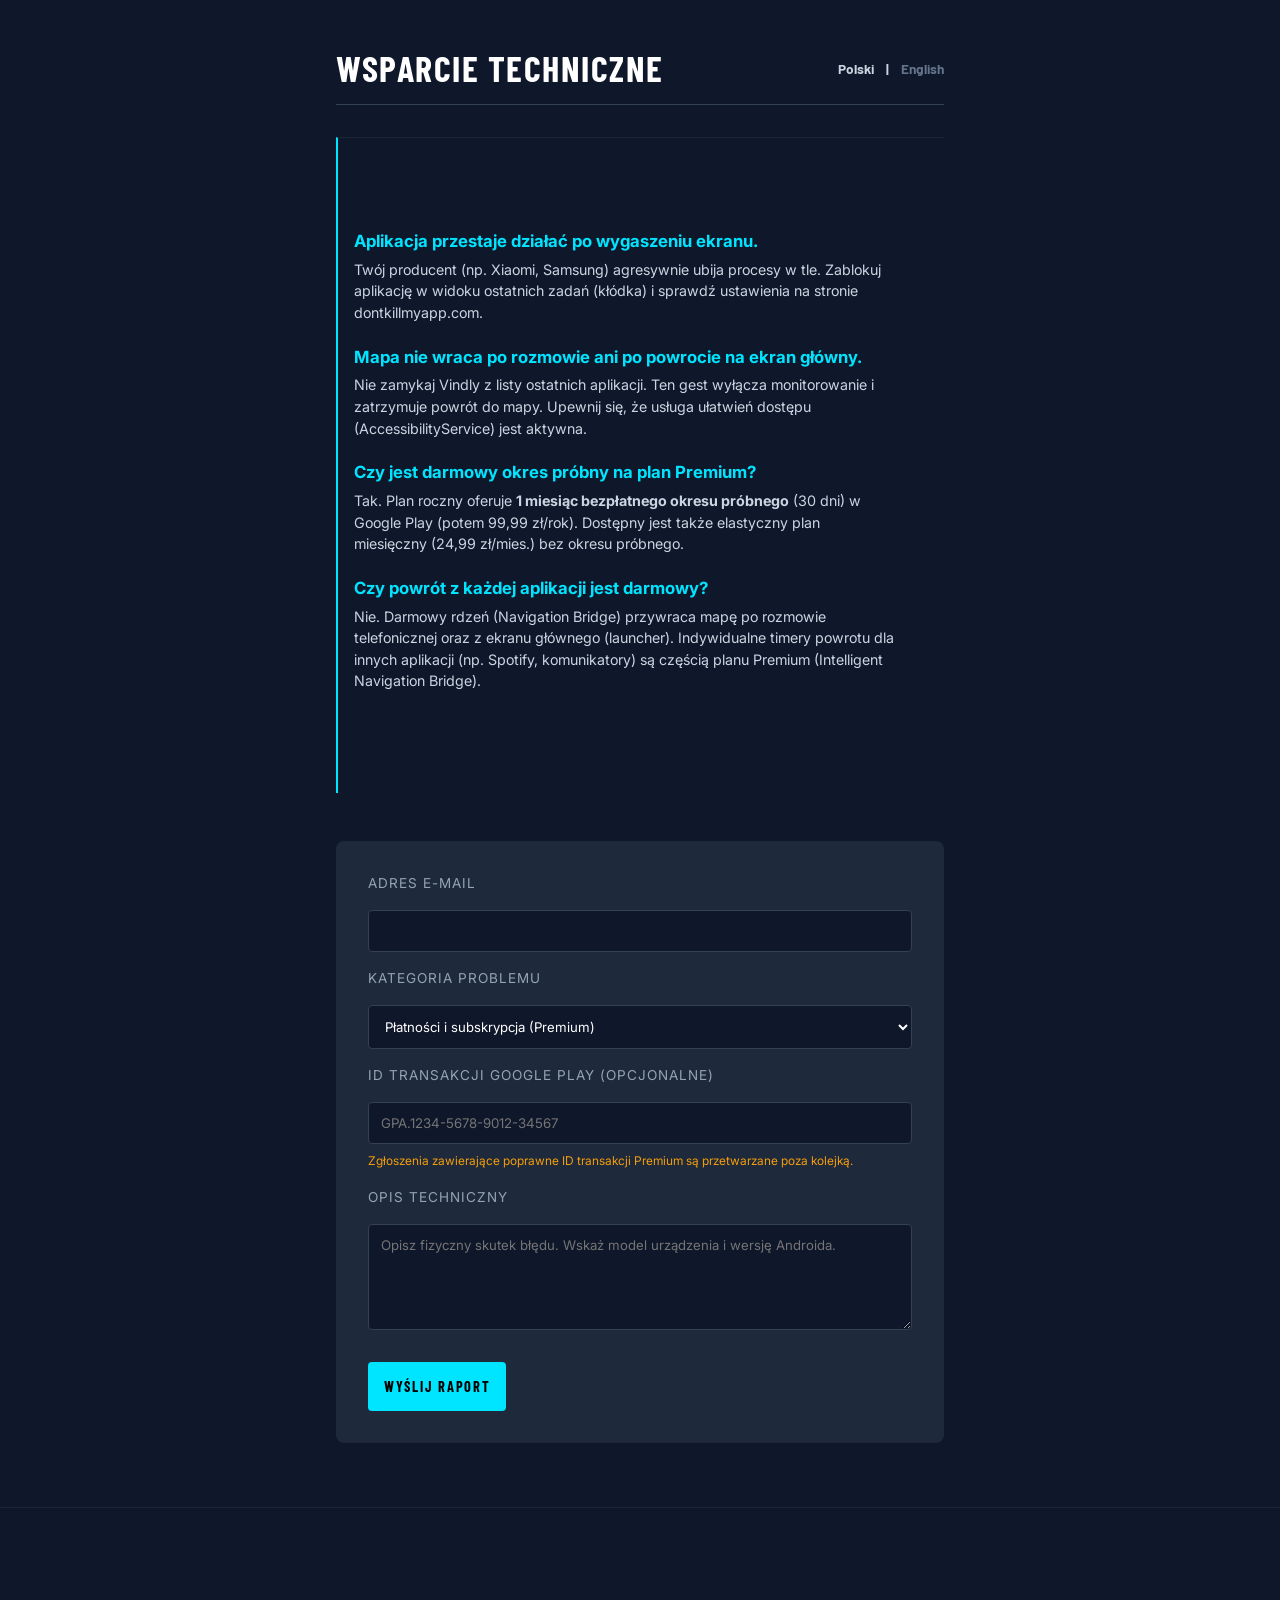
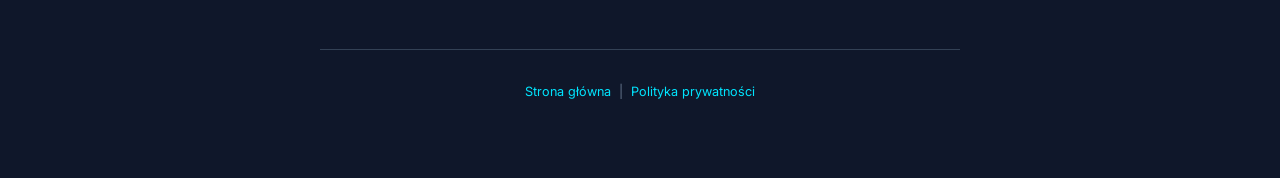
<file: support/index.html>
<!DOCTYPE html>
<html lang="pl">
<head>
    <meta charset="UTF-8">
    <meta name="viewport" content="width=device-width, initial-scale=1.0">
    <meta name="description" content="Wsparcie techniczne Vindly. Pomoc z instalacją, powrotem do mapy, Ghost UI, Adaptive Horizon i planem Free/Premium.">
    <meta name="robots" content="max-snippet:-1, max-image-preview:large, max-video-preview:-1">
    <title>Wsparcie techniczne | Vindly</title>
    <link rel="canonical" href="https://vindly.app/support/">
    <link rel="alternate" hreflang="pl" href="https://vindly.app/support/">
    <link rel="alternate" hreflang="en" href="https://vindly.app/en/support/">
    <link rel="alternate" hreflang="x-default" href="https://vindly.app/support/">
    <link rel="stylesheet" href="../landing.css?v=8">
    <style>
        .support-container { max-width: 640px; margin: 3rem auto 4rem; padding: 0 1rem; color: #CBD5E1; }
        .support-header { display: flex; justify-content: space-between; align-items: center; margin-bottom: 2rem; border-bottom: 1px solid #334155; padding-bottom: 1rem; }
        .support-header h1 { color: #FFFFFF; margin: 0; font-family: 'Barlow Condensed', sans-serif; text-transform: uppercase; letter-spacing: 1.5px; }
        .support-lang-nav { display: flex; gap: 0.75rem; font-size: 0.85rem; font-family: 'Barlow', sans-serif; font-weight: 600; }
        .support-lang-nav a { color: #64748B; text-decoration: none; }
        .support-lang-nav a:hover, .support-lang-nav a.active { color: #00E5FF; }
        .faq-section { margin-bottom: 3rem; border-left: 2px solid #00E5FF; padding-left: 1rem; }
        .faq-item { margin-bottom: 1.5rem; }
        .faq-item h3 { color: #00E5FF; font-size: 1.05rem; margin-bottom: 0.5rem; text-transform: none; letter-spacing: 0; font-family: 'Inter', sans-serif; font-weight: 600; }
        .faq-item p { font-size: 0.9rem; line-height: 1.5; margin: 0; }
        .support-form { display: flex; flex-direction: column; gap: 1rem; background: #1E293B; padding: 2rem; border-radius: 8px; }
        .support-form.is-sent { display: none; }
        .support-form label { font-size: 0.85rem; color: #94A3B8; text-transform: uppercase; letter-spacing: 1px; }
        .support-form input, .support-form select, .support-form textarea {
            background: #0F172A; border: 1px solid #334155; color: #FFFFFF;
            padding: 0.75rem; border-radius: 4px; font-family: inherit;
        }
        .support-form input:focus, .support-form select:focus, .support-form textarea:focus { outline: none; border-color: #00E5FF; }
        .priority-note { font-size: 0.75rem; color: #F59E0B; margin-top: -0.5rem; }
        #status-message { display: none; padding: 2rem; background: #1E293B; border-radius: 8px; color: #00E5FF; text-align: center; font-weight: bold; }
        #status-message.is-visible { display: block; }
    </style>
</head>
<body>

<main class="support-container">
    <div class="support-header">
        <h1>Wsparcie techniczne</h1>
        <nav class="support-lang-nav" aria-label="Wybierz język">
            <span class="active">Polski</span>
            <span>|</span>
            <a href="/en/support/" hreflang="en">English</a>
        </nav>
    </div>

    <section class="faq-section">
        <div class="faq-item">
            <h3>Aplikacja przestaje działać po wygaszeniu ekranu.</h3>
            <p>Twój producent (np. Xiaomi, Samsung) agresywnie ubija procesy w tle. Zablokuj aplikację w widoku ostatnich zadań (kłódka) i sprawdź ustawienia na stronie dontkillmyapp.com.</p>
        </div>
        <div class="faq-item">
            <h3>Mapa nie wraca po rozmowie ani po powrocie na ekran główny.</h3>
            <p>Nie zamykaj Vindly z listy ostatnich aplikacji. Ten gest wyłącza monitorowanie i zatrzymuje powrót do mapy. Upewnij się, że usługa ułatwień dostępu (AccessibilityService) jest aktywna.</p>
        </div>
        <div class="faq-item">
            <h3>Czy jest darmowy okres próbny na plan Premium?</h3>
            <p>Tak. Plan roczny oferuje <strong>1 miesiąc bezpłatnego okresu próbnego</strong> (30 dni) w Google Play (potem 99,99 zł/rok). Dostępny jest także elastyczny plan miesięczny (24,99 zł/mies.) bez okresu próbnego.</p>
        </div>
        <div class="faq-item">
            <h3>Czy powrót z każdej aplikacji jest darmowy?</h3>
            <p>Nie. Darmowy rdzeń (Navigation Bridge) przywraca mapę po rozmowie telefonicznej oraz z ekranu głównego (launcher). Indywidualne timery powrotu dla innych aplikacji (np. Spotify, komunikatory) są częścią planu Premium (Intelligent Navigation Bridge).</p>
        </div>
    </section>

    <form id="support-form" class="support-form" action="https://formspree.io/f/xjglqnol" method="POST">
        <label for="email">Adres e-mail</label>
        <input type="email" id="email" name="email" required autocomplete="email">

        <label for="topic">Kategoria problemu</label>
        <select id="topic" name="topic" required>
            <option value="billing">Płatności i subskrypcja (Premium)</option>
            <option value="bug">Zgłoszenie błędu działania</option>
            <option value="a11y">Problemy z usługą ułatwień dostępu</option>
            <option value="other">Inne</option>
        </select>

        <label for="gpa">ID transakcji Google Play (opcjonalne)</label>
        <input type="text" id="gpa" name="gpa" placeholder="GPA.1234-5678-9012-34567" autocomplete="off" spellcheck="false">
        <span class="priority-note">Zgłoszenia zawierające poprawne ID transakcji Premium są przetwarzane poza kolejką.</span>

        <label for="message">Opis techniczny</label>
        <textarea id="message" name="message" rows="5" required placeholder="Opisz fizyczny skutek błędu. Wskaż model urządzenia i wersję Androida."></textarea>

        <input type="text" name="_gotcha" tabindex="-1" autocomplete="off" class="sr-only" aria-hidden="true">

        <button type="submit" id="submit-btn" style="background:#00E5FF; color:#000; font-weight:bold; border:none; padding:1rem; cursor:pointer; margin-top:1rem; text-transform:uppercase;">Wyślij raport</button>
    </form>

    <div id="status-message">Zgłoszenie: Przyjęte.</div>
</main>

<footer>
    <div class="footer-rule" style="text-align: center; margin-top: 4rem; padding-top: 2rem; border-top: 1px solid #334155;">
        <a href="/pl/" class="link-cyan">Strona główna</a>
        &nbsp;|&nbsp;
        <a href="/privacy-policy.html" class="link-cyan">Polityka prywatności</a>
    </div>
</footer>

<script src="support.js"></script>
</body>
</html>
</file>
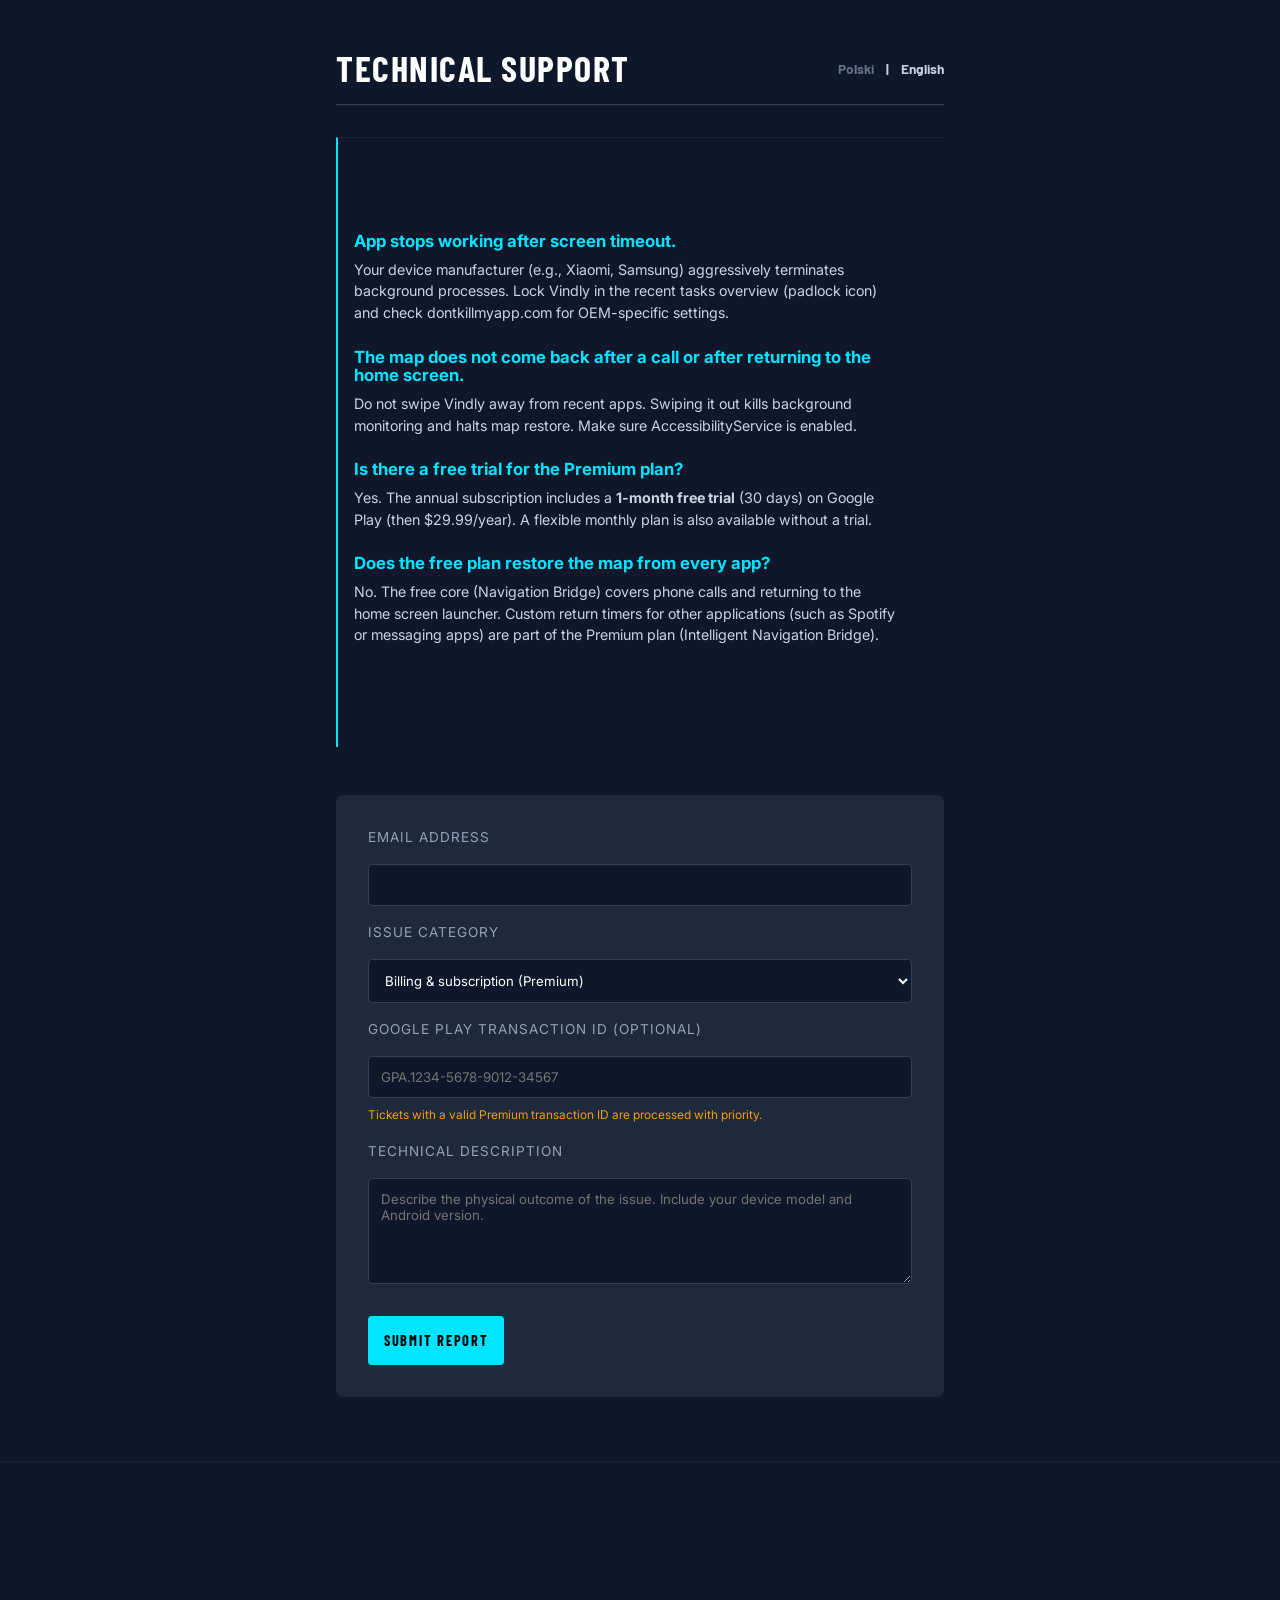
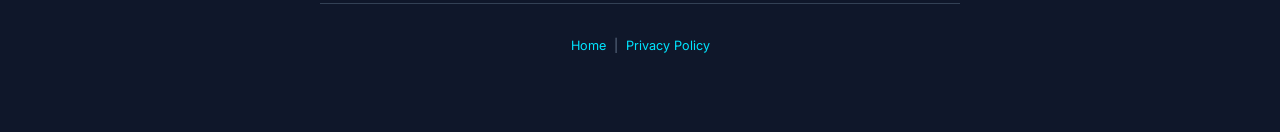
<file: en/support/index.html>
<!DOCTYPE html>
<html lang="en">
<head>
    <meta charset="UTF-8">
    <meta name="viewport" content="width=device-width, initial-scale=1.0">
    <meta name="description" content="Vindly technical support. Help with setup, navigation restore, Ghost UI, Adaptive Horizon, and Free vs Premium plans.">
    <meta name="robots" content="max-snippet:-1, max-image-preview:large, max-video-preview:-1">
    <title>Technical Support | Vindly</title>
    <link rel="canonical" href="https://vindly.app/en/support/">
    <link rel="alternate" hreflang="pl" href="https://vindly.app/support/">
    <link rel="alternate" hreflang="en" href="https://vindly.app/en/support/">
    <link rel="alternate" hreflang="x-default" href="https://vindly.app/support/">
    <link rel="stylesheet" href="../../landing.css?v=8">
    <style>
        .support-container { max-width: 640px; margin: 3rem auto 4rem; padding: 0 1rem; color: #CBD5E1; }
        .support-header { display: flex; justify-content: space-between; align-items: center; margin-bottom: 2rem; border-bottom: 1px solid #334155; padding-bottom: 1rem; }
        .support-header h1 { color: #FFFFFF; margin: 0; font-family: 'Barlow Condensed', sans-serif; text-transform: uppercase; letter-spacing: 1.5px; }
        .support-lang-nav { display: flex; gap: 0.75rem; font-size: 0.85rem; font-family: 'Barlow', sans-serif; font-weight: 600; }
        .support-lang-nav a { color: #64748B; text-decoration: none; }
        .support-lang-nav a:hover, .support-lang-nav a.active { color: #00E5FF; }
        .faq-section { margin-bottom: 3rem; border-left: 2px solid #00E5FF; padding-left: 1rem; }
        .faq-item { margin-bottom: 1.5rem; }
        .faq-item h3 { color: #00E5FF; font-size: 1.05rem; margin-bottom: 0.5rem; text-transform: none; letter-spacing: 0; font-family: 'Inter', sans-serif; font-weight: 600; }
        .faq-item p { font-size: 0.9rem; line-height: 1.5; margin: 0; }
        .support-form { display: flex; flex-direction: column; gap: 1rem; background: #1E293B; padding: 2rem; border-radius: 8px; }
        .support-form.is-sent { display: none; }
        .support-form label { font-size: 0.85rem; color: #94A3B8; text-transform: uppercase; letter-spacing: 1px; }
        .support-form input, .support-form select, .support-form textarea {
            background: #0F172A; border: 1px solid #334155; color: #FFFFFF;
            padding: 0.75rem; border-radius: 4px; font-family: inherit;
        }
        .support-form input:focus, .support-form select:focus, .support-form textarea:focus { outline: none; border-color: #00E5FF; }
        .priority-note { font-size: 0.75rem; color: #F59E0B; margin-top: -0.5rem; }
        #status-message { display: none; padding: 2rem; background: #1E293B; border-radius: 8px; color: #00E5FF; text-align: center; font-weight: bold; }
        #status-message.is-visible { display: block; }
    </style>
</head>
<body>

<main class="support-container">
    <div class="support-header">
        <h1>Technical Support</h1>
        <nav class="support-lang-nav" aria-label="Select language">
            <a href="/support/" hreflang="pl">Polski</a>
            <span>|</span>
            <span class="active">English</span>
        </nav>
    </div>

    <section class="faq-section">
        <div class="faq-item">
            <h3>App stops working after screen timeout.</h3>
            <p>Your device manufacturer (e.g., Xiaomi, Samsung) aggressively terminates background processes. Lock Vindly in the recent tasks overview (padlock icon) and check dontkillmyapp.com for OEM-specific settings.</p>
        </div>
        <div class="faq-item">
            <h3>The map does not come back after a call or after returning to the home screen.</h3>
            <p>Do not swipe Vindly away from recent apps. Swiping it out kills background monitoring and halts map restore. Make sure AccessibilityService is enabled.</p>
        </div>
        <div class="faq-item">
            <h3>Is there a free trial for the Premium plan?</h3>
            <p>Yes. The annual subscription includes a <strong>1-month free trial</strong> (30 days) on Google Play (then $29.99/year). A flexible monthly plan is also available without a trial.</p>
        </div>
        <div class="faq-item">
            <h3>Does the free plan restore the map from every app?</h3>
            <p>No. The free core (Navigation Bridge) covers phone calls and returning to the home screen launcher. Custom return timers for other applications (such as Spotify or messaging apps) are part of the Premium plan (Intelligent Navigation Bridge).</p>
        </div>
    </section>

    <form id="support-form" class="support-form" action="https://formspree.io/f/xjglqnol" method="POST">
        <label for="email">Email address</label>
        <input type="email" id="email" name="email" required autocomplete="email">

        <label for="topic">Issue category</label>
        <select id="topic" name="topic" required>
            <option value="billing">Billing &amp; subscription (Premium)</option>
            <option value="bug">Bug report</option>
            <option value="a11y">Accessibility service issues</option>
            <option value="other">Other</option>
        </select>

        <label for="gpa">Google Play Transaction ID (Optional)</label>
        <input type="text" id="gpa" name="gpa" placeholder="GPA.1234-5678-9012-34567" autocomplete="off" spellcheck="false">
        <span class="priority-note">Tickets with a valid Premium transaction ID are processed with priority.</span>

        <label for="message">Technical description</label>
        <textarea id="message" name="message" rows="5" required placeholder="Describe the physical outcome of the issue. Include your device model and Android version."></textarea>

        <input type="text" name="_gotcha" tabindex="-1" autocomplete="off" class="sr-only" aria-hidden="true">

        <button type="submit" id="submit-btn" style="background:#00E5FF; color:#000; font-weight:bold; border:none; padding:1rem; cursor:pointer; margin-top:1rem; text-transform:uppercase;">Submit report</button>
    </form>

    <div id="status-message">Report: Accepted.</div>
</main>

<footer>
    <div class="footer-rule" style="text-align: center; margin-top: 4rem; padding-top: 2rem; border-top: 1px solid #334155;">
        <a href="/en/" class="link-cyan">Home</a>
        &nbsp;|&nbsp;
        <a href="/privacy-policy.html" class="link-cyan">Privacy Policy</a>
    </div>
</footer>

<script src="support.js"></script>
</body>
</html>
</file>
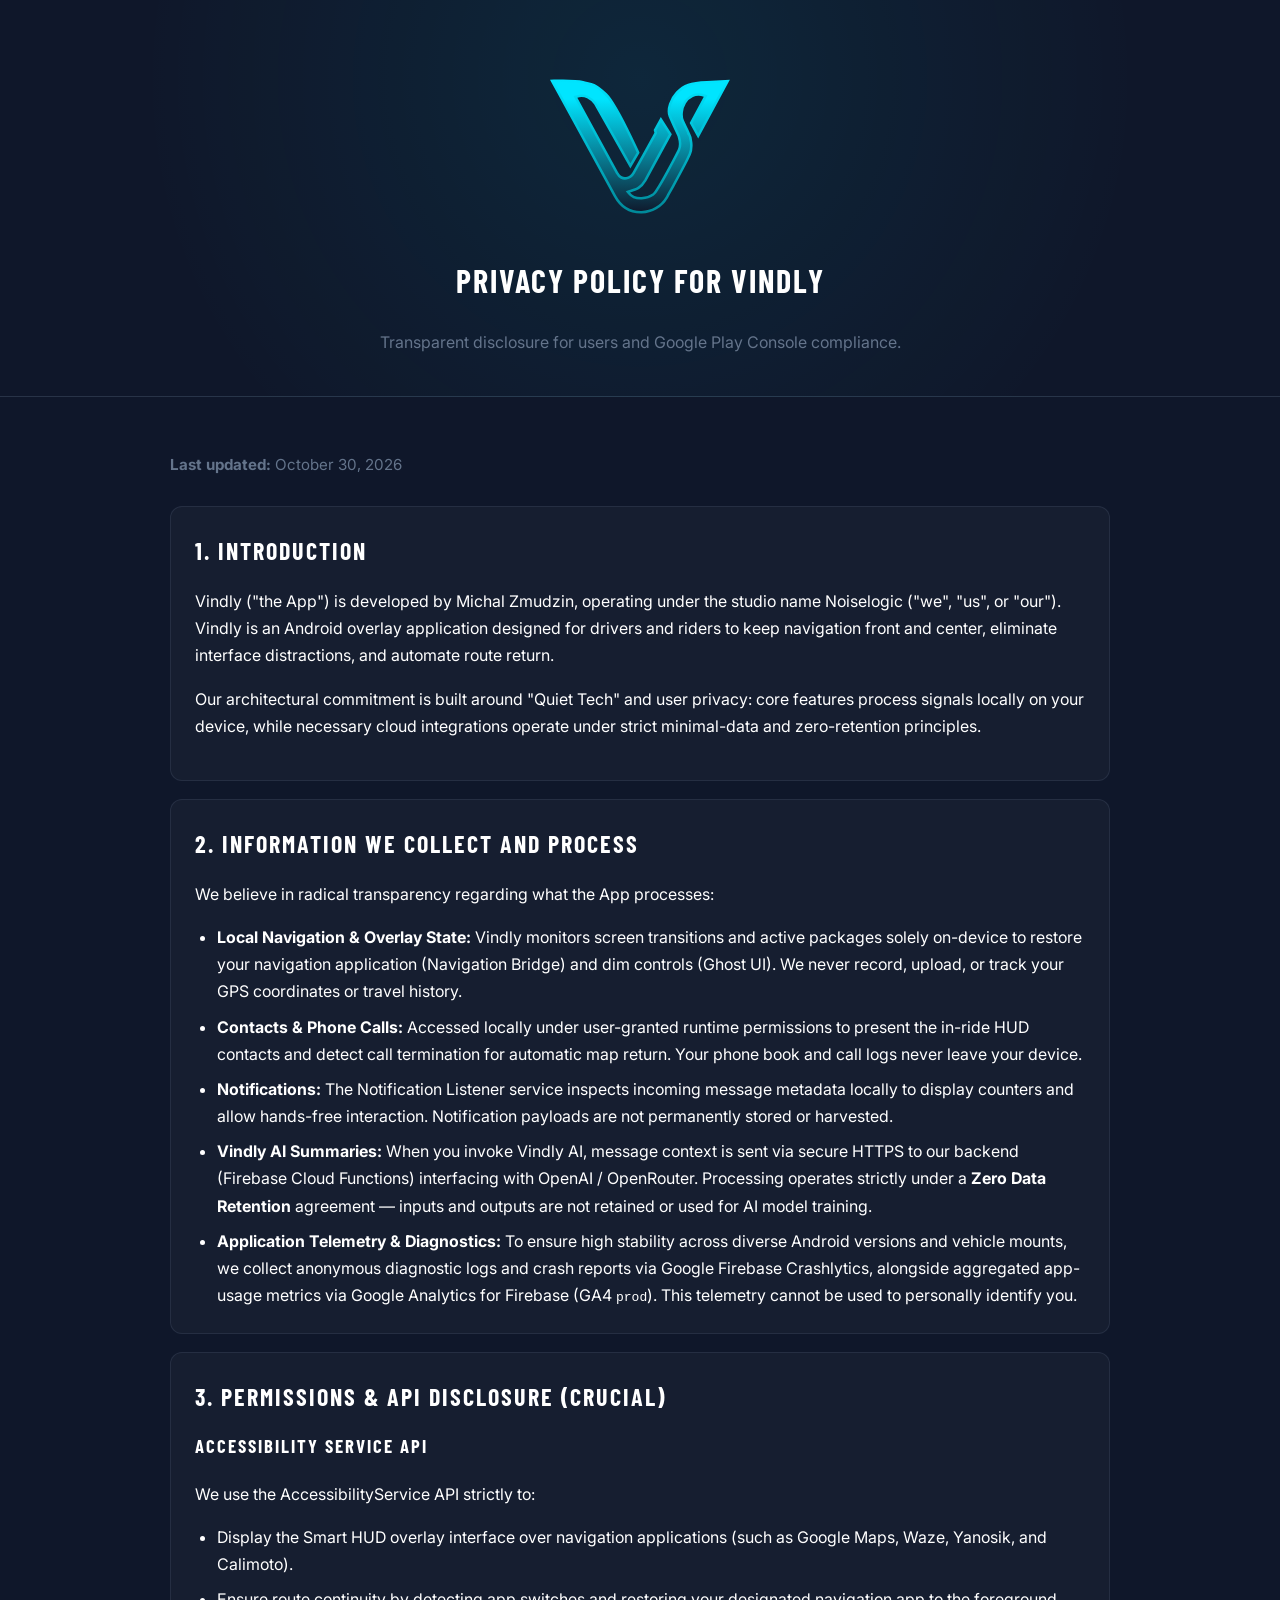
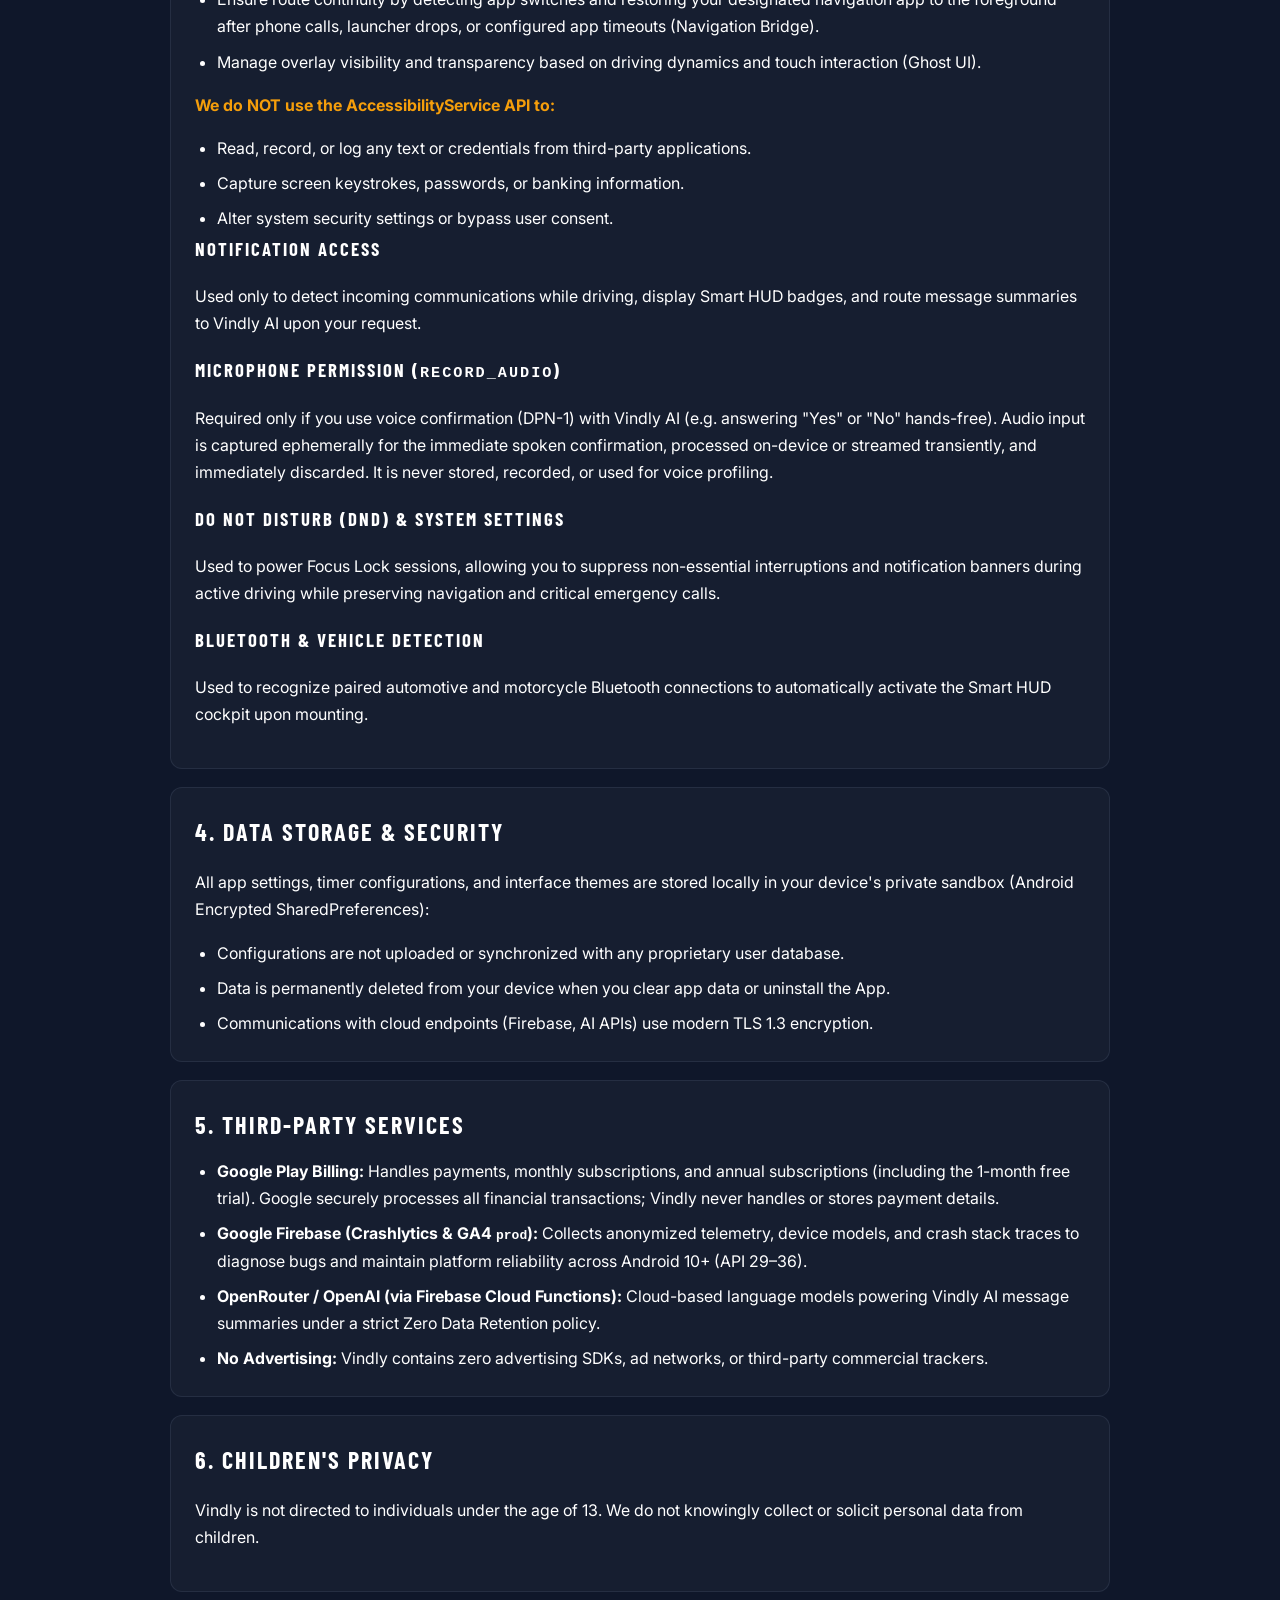
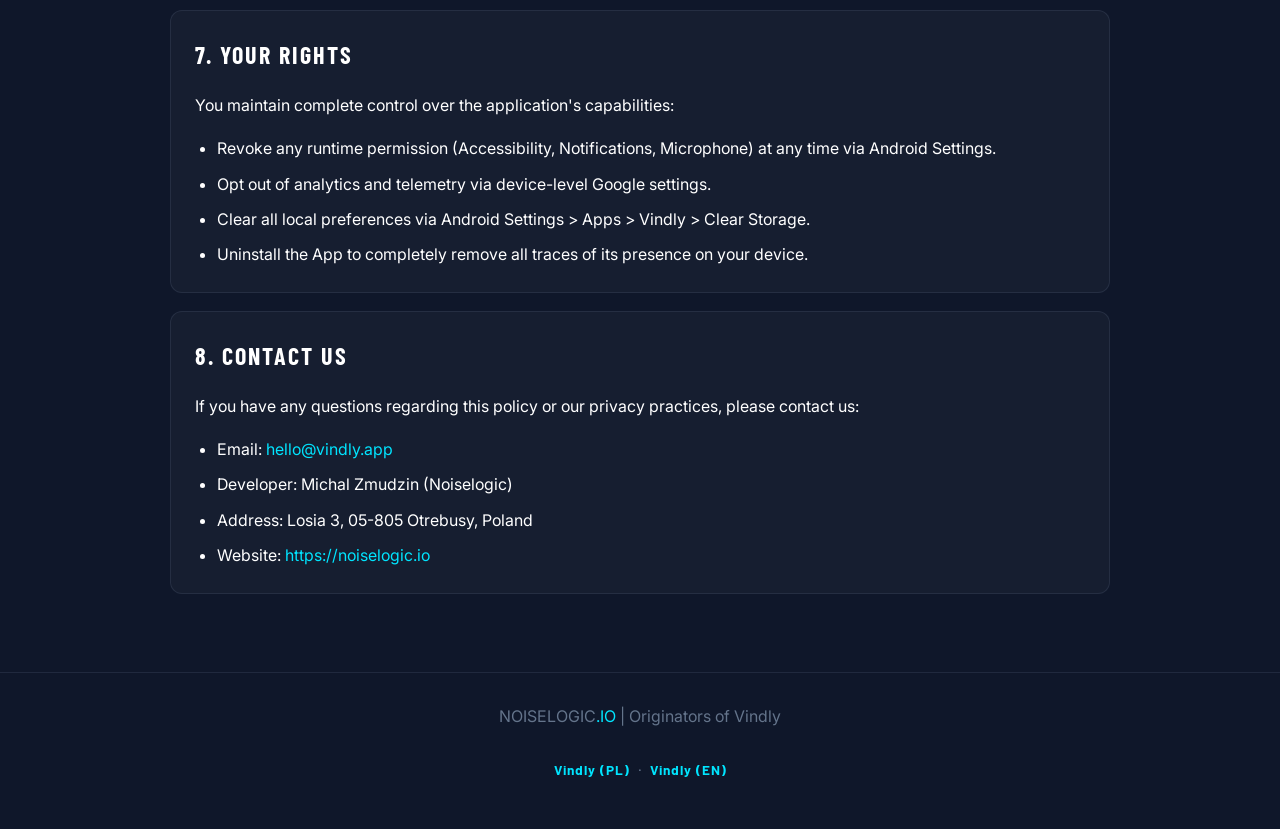
<file: privacy-policy.html>
<!DOCTYPE html>
<html lang="en">
<head>
    <meta charset="UTF-8">
    <meta name="viewport" content="width=device-width, initial-scale=1.0">
    <title>Privacy Policy | Vindly</title>
    <meta name="description" content="Privacy Policy for Vindly by Noiselogic. Learn how Vindly processes data locally and protects user privacy.">
    <link rel="canonical" href="https://vindly.app/privacy-policy.html">
    <style>
        @font-face {
            font-family: 'Inter';
            src: url('Inter_18pt-Regular.ttf') format('truetype');
            font-weight: 400;
            font-style: normal;
            font-display: swap;
        }

        @font-face {
            font-family: 'Inter';
            src: url('Inter_18pt-Bold.ttf') format('truetype');
            font-weight: 700;
            font-style: normal;
            font-display: swap;
        }

        @font-face {
            font-family: 'Barlow Condensed';
            src: url('BarlowCondensed-SemiBold.ttf') format('truetype');
            font-weight: 600;
            font-style: normal;
            font-display: swap;
        }

        @font-face {
            font-family: 'Barlow Condensed';
            src: url('BarlowCondensed-Bold.ttf') format('truetype');
            font-weight: 700;
            font-style: normal;
            font-display: swap;
        }

        @font-face {
            font-family: 'Barlow';
            src: url('Barlow-Regular.ttf') format('truetype');
            font-weight: 400;
            font-style: normal;
            font-display: swap;
        }

        @font-face {
            font-family: 'Barlow';
            src: url('Barlow-Bold.ttf') format('truetype');
            font-weight: 700;
            font-style: normal;
            font-display: swap;
        }

        :root {
            --midnight-navy: #0F172A;
            --velocity-cyan: #00E5FF;
            --steel-gray: #64748B;
            --premium-gold: #F59E0B;
            --white: #FFFFFF;
        }

        * {
            box-sizing: border-box;
        }

        body {
            margin: 0;
            background-color: var(--midnight-navy);
            color: var(--white);
            font-family: 'Inter', sans-serif;
            line-height: 1.7;
        }

        h1, h2, h3 {
            font-family: 'Barlow Condensed', sans-serif;
            text-transform: uppercase;
            letter-spacing: 2px;
            margin-top: 0;
        }

        .hero {
            padding: 72px 20px 40px;
            text-align: center;
            background: radial-gradient(circle at 50% 20%, rgba(0, 229, 255, 0.08), transparent 70%), var(--midnight-navy);
            border-bottom: 1px solid rgba(100, 116, 139, 0.3);
        }

        .hero .logo {
            max-width: 180px;
            margin-bottom: 24px;
        }

        .hero .logo-link {
            display: inline-block;
        }

        .hero p {
            max-width: 780px;
            margin: 0 auto;
            color: var(--steel-gray);
        }

        .content {
            max-width: 980px;
            margin: 0 auto;
            padding: 40px 20px 60px;
        }

        .meta {
            color: var(--steel-gray);
            margin-bottom: 28px;
            font-size: 0.95rem;
        }

        .section {
            background: rgba(255, 255, 255, 0.03);
            border: 1px solid rgba(100, 116, 139, 0.2);
            border-radius: 12px;
            padding: 24px;
            margin-bottom: 18px;
        }

        .section h2 {
            margin-bottom: 12px;
        }

        .section ul {
            margin: 0;
            padding-left: 22px;
        }

        .section li + li {
            margin-top: 8px;
        }

        .note {
            color: var(--premium-gold);
            font-weight: 700;
        }

        a {
            color: var(--velocity-cyan);
            text-decoration: none;
        }

        a:hover {
            text-decoration: underline;
        }

        .footer {
            text-align: center;
            padding: 30px 20px 40px;
            color: var(--steel-gray);
            border-top: 1px solid rgba(100, 116, 139, 0.2);
        }

        .back-link {
            display: inline-block;
            margin-top: 12px;
            font-family: 'Barlow', sans-serif;
            font-weight: 700;
            letter-spacing: 1px;
        }
    </style>
</head>
<body>
    <header class="hero">
        <a href="/" class="logo-link" aria-label="Vindly">
            <img src="logo-vindly.svg" alt="Vindly Logo" class="logo" width="200" height="149">
        </a>
        <h1>Privacy Policy for Vindly</h1>
        <p>Transparent disclosure for users and Google Play Console compliance.</p>
    </header>

    <main class="content">
        <p class="meta"><strong>Last updated:</strong> October 30, 2026</p>

        <section class="section">
            <h2>1. Introduction</h2>
            <p>
                Vindly ("the App") is developed by Michal Zmudzin, operating under the studio name Noiselogic
                ("we", "us", or "our"). Vindly is an Android overlay application designed for drivers and riders
                to keep navigation front and center, eliminate interface distractions, and automate route return.
            </p>
            <p>
                Our architectural commitment is built around "Quiet Tech" and user privacy: core features process
                signals locally on your device, while necessary cloud integrations operate under strict minimal-data and zero-retention principles.
            </p>
        </section>

        <section class="section">
            <h2>2. Information We Collect and Process</h2>
            <p>We believe in radical transparency regarding what the App processes:</p>
            <ul>
                <li><strong>Local Navigation &amp; Overlay State:</strong> Vindly monitors screen transitions and active packages solely on-device to restore your navigation application (Navigation Bridge) and dim controls (Ghost UI). We never record, upload, or track your GPS coordinates or travel history.</li>
                <li><strong>Contacts &amp; Phone Calls:</strong> Accessed locally under user-granted runtime permissions to present the in-ride HUD contacts and detect call termination for automatic map return. Your phone book and call logs never leave your device.</li>
                <li><strong>Notifications:</strong> The Notification Listener service inspects incoming message metadata locally to display counters and allow hands-free interaction. Notification payloads are not permanently stored or harvested.</li>
                <li><strong>Vindly AI Summaries:</strong> When you invoke Vindly AI, message context is sent via secure HTTPS to our backend (Firebase Cloud Functions) interfacing with OpenAI / OpenRouter. Processing operates strictly under a <strong>Zero Data Retention</strong> agreement — inputs and outputs are not retained or used for AI model training.</li>
                <li><strong>Application Telemetry &amp; Diagnostics:</strong> To ensure high stability across diverse Android versions and vehicle mounts, we collect anonymous diagnostic logs and crash reports via Google Firebase Crashlytics, alongside aggregated app-usage metrics via Google Analytics for Firebase (GA4 <code>prod</code>). This telemetry cannot be used to personally identify you.</li>
            </ul>
        </section>

        <section class="section">
            <h2>3. Permissions &amp; API Disclosure (Crucial)</h2>

            <h3>Accessibility Service API</h3>
            <p>We use the AccessibilityService API strictly to:</p>
            <ul>
                <li>Display the Smart HUD overlay interface over navigation applications (such as Google Maps, Waze, Yanosik, and Calimoto).</li>
                <li>Ensure route continuity by detecting app switches and restoring your designated navigation app to the foreground after phone calls, launcher drops, or configured app timeouts (Navigation Bridge).</li>
                <li>Manage overlay visibility and transparency based on driving dynamics and touch interaction (Ghost UI).</li>
            </ul>

            <p class="note">We do NOT use the AccessibilityService API to:</p>
            <ul>
                <li>Read, record, or log any text or credentials from third-party applications.</li>
                <li>Capture screen keystrokes, passwords, or banking information.</li>
                <li>Alter system security settings or bypass user consent.</li>
            </ul>

            <h3>Notification Access</h3>
            <p>
                Used only to detect incoming communications while driving, display Smart HUD badges, and route message summaries to Vindly AI upon your request.
            </p>

            <h3>Microphone Permission (<code>RECORD_AUDIO</code>)</h3>
            <p>
                Required only if you use voice confirmation (DPN-1) with Vindly AI (e.g. answering "Yes" or "No" hands-free). Audio input is captured ephemerally for the immediate spoken confirmation, processed on-device or streamed transiently, and immediately discarded. It is never stored, recorded, or used for voice profiling.
            </p>

            <h3>Do Not Disturb (DND) &amp; System Settings</h3>
            <p>
                Used to power Focus Lock sessions, allowing you to suppress non-essential interruptions and notification banners during active driving while preserving navigation and critical emergency calls.
            </p>

            <h3>Bluetooth &amp; Vehicle Detection</h3>
            <p>
                Used to recognize paired automotive and motorcycle Bluetooth connections to automatically activate the Smart HUD cockpit upon mounting.
            </p>
        </section>

        <section class="section">
            <h2>4. Data Storage &amp; Security</h2>
            <p>All app settings, timer configurations, and interface themes are stored locally in your device's private sandbox (Android Encrypted SharedPreferences):</p>
            <ul>
                <li>Configurations are not uploaded or synchronized with any proprietary user database.</li>
                <li>Data is permanently deleted from your device when you clear app data or uninstall the App.</li>
                <li>Communications with cloud endpoints (Firebase, AI APIs) use modern TLS 1.3 encryption.</li>
            </ul>
        </section>

        <section class="section">
            <h2>5. Third-Party Services</h2>
            <ul>
                <li><strong>Google Play Billing:</strong> Handles payments, monthly subscriptions, and annual subscriptions (including the 1-month free trial). Google securely processes all financial transactions; Vindly never handles or stores payment details.</li>
                <li><strong>Google Firebase (Crashlytics &amp; GA4 <code>prod</code>):</strong> Collects anonymized telemetry, device models, and crash stack traces to diagnose bugs and maintain platform reliability across Android 10+ (API 29–36).</li>
                <li><strong>OpenRouter / OpenAI (via Firebase Cloud Functions):</strong> Cloud-based language models powering Vindly AI message summaries under a strict Zero Data Retention policy.</li>
                <li><strong>No Advertising:</strong> Vindly contains zero advertising SDKs, ad networks, or third-party commercial trackers.</li>
            </ul>
        </section>

        <section class="section">
            <h2>6. Children's Privacy</h2>
            <p>
                Vindly is not directed to individuals under the age of 13.
                We do not knowingly collect or solicit personal data from children.
            </p>
        </section>

        <section class="section">
            <h2>7. Your Rights</h2>
            <p>You maintain complete control over the application's capabilities:</p>
            <ul>
                <li>Revoke any runtime permission (Accessibility, Notifications, Microphone) at any time via Android Settings.</li>
                <li>Opt out of analytics and telemetry via device-level Google settings.</li>
                <li>Clear all local preferences via Android Settings &gt; Apps &gt; Vindly &gt; Clear Storage.</li>
                <li>Uninstall the App to completely remove all traces of its presence on your device.</li>
            </ul>
        </section>

        <section class="section">
            <h2>8. Contact Us</h2>
            <p>If you have any questions regarding this policy or our privacy practices, please contact us:</p>
            <ul>
                <li>Email: <a href="mailto:hello@vindly.app">hello@vindly.app</a></li>
                <li>Developer: Michal Zmudzin (Noiselogic)</li>
                <li>Address: Losia 3, 05-805 Otrebusy, Poland</li>
                <li>Website: <a href="https://noiselogic.io">https://noiselogic.io</a></li>
            </ul>
        </section>
    </main>

    <footer class="footer">
        <div>NOISELOGIC<span style="color: var(--velocity-cyan);">.IO</span> | Originators of Vindly</div>
        <p style="margin: 16px 0 8px; font-size: 0.85rem;">
            <a class="back-link" href="/pl/" hreflang="pl">Vindly (PL)</a>
            &nbsp;·&nbsp;
            <a class="back-link" href="/en/" hreflang="en">Vindly (EN)</a>
        </p>
    </footer>
</body>
</html>
</file>
<file: landing.css>
:root {
    --midnight-navy: #0F172A;
    --velocity-cyan: #00E5FF;
    --steel-gray: #64748B;
    --slate-400: #94A3B8;
    --premium-gold: #F59E0B;
    --white: #FFFFFF;
    --content-max: 1200px;
    --section-y: clamp(48px, 6vw, 84px);
}

@font-face {
    font-family: 'Inter';
    src: url('Inter_18pt-Regular.ttf') format('truetype');
    font-weight: 400;
    font-style: normal;
    font-display: swap;
}

@font-face {
    font-family: 'Inter';
    src: url('Inter_18pt-Bold.ttf') format('truetype');
    font-weight: 700;
    font-style: normal;
    font-display: swap;
}

@font-face {
    font-family: 'Barlow Condensed';
    src: url('BarlowCondensed-SemiBold.ttf') format('truetype');
    font-weight: 600;
    font-style: normal;
    font-display: swap;
}

@font-face {
    font-family: 'Barlow Condensed';
    src: url('BarlowCondensed-Bold.ttf') format('truetype');
    font-weight: 700;
    font-style: normal;
    font-display: swap;
}

@font-face {
    font-family: 'Barlow';
    src: url('Barlow-Regular.ttf') format('truetype');
    font-weight: 400;
    font-style: normal;
    font-display: swap;
}

@font-face {
    font-family: 'Barlow';
    src: url('Barlow-Bold.ttf') format('truetype');
    font-weight: 700;
    font-style: normal;
    font-display: swap;
}

*,
*::before,
*::after {
    box-sizing: border-box;
}

body {
    margin: 0;
    background-color: var(--midnight-navy);
    color: var(--white);
    font-family: 'Inter', sans-serif;
    font-weight: 400;
    line-height: 1.55;
}

h1, h2, h3 {
    font-family: 'Barlow Condensed', sans-serif;
    font-weight: 700;
    text-transform: uppercase;
    letter-spacing: 0.14em;
    line-height: 1.12;
}

.hero {
    min-height: 92vh;
    background-color: var(--midnight-navy);
    padding: clamp(40px, 7vw, 88px) clamp(22px, 5vw, 56px);
    display: flex;
    align-items: center;
    justify-content: center;
}

.hero-inner {
    display: grid;
    grid-template-columns: minmax(0, 1fr) minmax(0, 1fr);
    gap: clamp(28px, 4vw, 56px);
    max-width: var(--content-max);
    margin: 0 auto;
    width: 100%;
    align-items: center;
}

.hero-copy {
    padding-right: clamp(0px, 2vw, 24px);
}

.hero-logo {
    display: block;
    max-width: 140px;
    width: 100%;
    height: auto;
    margin: 0 0 2rem;
    opacity: 0.92;
}

.hero-title {
    font-size: clamp(2.5rem, 5vw, 4rem);
    line-height: 1.1;
    margin: 0 0 1.125rem;
    color: var(--white);
    font-family: 'Barlow Condensed', sans-serif;
    font-weight: 700;
    letter-spacing: normal;
    text-transform: none;
}

.hero-title--stacked {
    display: flex;
    flex-direction: column;
    align-items: flex-start;
    gap: 0.08em;
}

.hero-title--stacked .hero-title-line {
    display: block;
}

.hero-lead {
    margin: 0 0 1.75rem;
    font-size: 1.125rem;
    font-weight: 400;
    font-family: 'Inter', sans-serif;
    color: var(--slate-400);
    max-width: 36em;
    line-height: 1.55;
    letter-spacing: normal;
    text-transform: none;
}

.waitlist-trust {
    margin: 0.75rem 0 0;
    font-size: 0.8rem;
    line-height: 1.45;
    color: var(--steel-gray);
    max-width: 36em;
}

.btn-play {
    display: inline-block;
    background-color: var(--velocity-cyan);
    color: #000000;
    padding: 1rem 2.5rem;
    font-family: 'Barlow Condensed', sans-serif;
    font-weight: 700;
    font-size: 0.95rem;
    letter-spacing: 0.12em;
    text-transform: uppercase;
    text-decoration: none;
    border-radius: 2px;
    width: fit-content;
    transition: box-shadow 0.3s ease, transform 0.2s ease, opacity 0.3s ease;
}

.btn-play:hover:not(.disabled) {
    box-shadow: 0 0 22px rgba(0, 229, 255, 0.55);
    transform: translateY(-1px);
}

.btn-play.disabled,
a.btn-play.disabled {
    opacity: 0.6;
    cursor: not-allowed;
    transform: none;
    transition: box-shadow 0.35s ease, opacity 0.35s ease;
}

.btn-play.disabled:hover,
a.btn-play.disabled:hover {
    opacity: 1;
    transform: none;
    box-shadow:
        0 0 0 1px rgba(0, 229, 255, 0.35),
        0 0 24px rgba(0, 229, 255, 0.45),
        0 0 48px rgba(0, 229, 255, 0.2);
}

.hero-visual {
    display: flex;
    justify-content: center;
    align-items: center;
}

.hero-media {
    width: 100%;
    max-width: min(400px, 100%);
    margin: 0 auto;
}

.hero-media-clip {
    overflow: hidden;
    border-radius: 12px;
    background-color: var(--midnight-navy);
    line-height: 0;
    transform: translateZ(0);
}

.hero-demo-video {
    display: block;
    width: 100%;
    height: auto;
    margin: 0;
    border: none;
    border-radius: 0;
    box-shadow: none;
    clip-path: inset(0 round 12px);
    -webkit-clip-path: inset(0 round 12px);
}

.sr-only {
    position: absolute;
    width: 1px;
    height: 1px;
    padding: 0;
    margin: -1px;
    overflow: hidden;
    clip: rect(0, 0, 0, 0);
    white-space: nowrap;
    border: 0;
}

/* Day vs night — native range + clip-path (below hero, lazy images) */
.day-night-exposure {
    background-color: var(--midnight-navy);
    padding: var(--section-y) clamp(22px, 5vw, 48px);
    border-top: 1px solid rgba(255, 255, 255, 0.05);
}

.day-night-inner {
    display: flex;
    flex-direction: column;
    align-items: center;
    max-width: var(--content-max);
    margin: 0 auto;
    width: 100%;
}

.day-night-title {
    font-family: 'Barlow Condensed', sans-serif;
    font-weight: 700;
    font-size: clamp(1.05rem, 2.2vw, 1.4rem);
    letter-spacing: 0.24em;
    line-height: 1.2;
    text-transform: uppercase;
    text-align: center;
    color: var(--white);
    margin: 0 auto 1.125rem;
    max-width: min(28rem, 100%);
    padding: 0 1rem;
}

.day-night-lead {
    max-width: min(34rem, 92vw);
    margin: 0 auto 2.25rem;
    padding: 0 1.25rem;
    color: var(--slate-400);
    font-size: 0.9375rem;
    line-height: 1.72;
    font-family: 'Inter', sans-serif;
    text-align: center;
}

.day-night-lead strong {
    color: var(--white);
    font-weight: 600;
}

.day-night-device {
    width: 100%;
    max-width: 320px;
    margin: 0 auto;
    display: flex;
    flex-direction: column;
    align-items: stretch;
}

.day-night-frame {
    position: relative;
    width: 100%;
    margin: 0;
    aspect-ratio: 1245 / 2359;
    border-radius: 10px;
    overflow: hidden;
}

.day-night-base,
.day-night-overlay {
    position: absolute;
    inset: 0;
    width: 100%;
    height: 100%;
    object-fit: cover;
    object-position: center top;
    display: block;
    user-select: none;
    -webkit-user-drag: none;
}

.day-night-base {
    z-index: 1;
}

.day-night-overlay {
    z-index: 2;
    clip-path: polygon(0 0, var(--exposure, 50%) 0, var(--exposure, 50%) 100%, 0 100%);
    -webkit-clip-path: polygon(0 0, var(--exposure, 50%) 0, var(--exposure, 50%) 100%, 0 100%);
    will-change: clip-path;
}

.day-night-cues {
    display: flex;
    flex-direction: row;
    justify-content: space-between;
    align-items: baseline;
    width: 100%;
    margin: 0;
    padding: 0.75rem 0 0;
    box-sizing: border-box;
    font-family: 'Barlow Condensed', sans-serif;
    font-size: 0.7rem;
    font-weight: 600;
    letter-spacing: 0.3em;
    text-transform: uppercase;
    color: var(--steel-gray);
    pointer-events: none;
}

.day-night-range-wrap {
    position: absolute;
    inset: 0;
    z-index: 3;
    display: block;
    margin: 0;
    padding: 0;
    cursor: ew-resize;
    touch-action: pan-y;
}

.day-night-range {
    -webkit-appearance: none;
    appearance: none;
    width: 100%;
    height: 100%;
    margin: 0;
    background: transparent;
    cursor: ew-resize;
}

.day-night-range:focus {
    outline: none;
}

.day-night-range:focus-visible {
    outline: 2px solid var(--velocity-cyan);
    outline-offset: 2px;
}

.day-night-range::-webkit-slider-runnable-track {
    height: 100%;
    background: transparent;
}

.day-night-range::-webkit-slider-thumb {
    -webkit-appearance: none;
    appearance: none;
    width: 6px;
    height: 100%;
    min-height: 120px;
    border-radius: 2px;
    background: rgba(255, 255, 255, 0.92);
    box-shadow: 0 0 0 1px rgba(0, 0, 0, 0.35), 0 0 16px rgba(0, 229, 255, 0.45);
}

.day-night-range::-moz-range-track {
    height: 100%;
    background: transparent;
}

.day-night-range::-moz-range-thumb {
    width: 6px;
    height: min(70vh, 520px);
    max-height: 100%;
    border: none;
    border-radius: 2px;
    background: rgba(255, 255, 255, 0.92);
    box-shadow: 0 0 0 1px rgba(0, 0, 0, 0.35), 0 0 16px rgba(0, 229, 255, 0.45);
}

.comparison {
    background-color: var(--midnight-navy);
    padding: var(--section-y) clamp(22px, 5vw, 48px);
    border-top: 1px solid rgba(255, 255, 255, 0.05);
}

.comparison-inner {
    display: grid;
    grid-template-columns: 1fr 1fr;
    gap: max(4rem, 5vw);
    text-align: center;
    max-width: var(--content-max);
    margin: 0 auto;
    width: 100%;
}

.screen-slot {
    padding: 0;
    background: transparent;
    border: none;
    box-shadow: none;
    display: flex;
    flex-direction: column;
    align-items: center;
}

.screen-slot h3 {
    margin: 0 0 1.5rem;
    font-family: 'Barlow Condensed', sans-serif;
    font-weight: 700;
    font-size: 1.2rem;
    letter-spacing: 2px;
    text-transform: uppercase;
    line-height: 1.15;
}

.screen-slot p {
    margin: 1rem 0 0;
    color: var(--slate-400);
    font-size: 0.85rem;
    font-family: 'Inter', sans-serif;
}

.screen-slot img {
    width: 100%;
    max-width: 320px;
    height: auto;
    display: block;
    margin: 0 auto;
    border: none;
    box-shadow: none;
    border-radius: 10px;
}

/* --- How Smart HUD Works on the Road --- */
.hud-in-action {
    background-color: var(--midnight-navy);
    border-top: 1px solid rgba(255, 255, 255, 0.05);
    padding: var(--section-y) clamp(20px, 4vw, 48px);
    width: 100%;
    box-sizing: border-box;
}

.hud-action-inner {
    max-width: var(--content-max);
    margin: 0 auto;
    width: 100%;
    box-sizing: border-box;
}

.hud-action-header {
    text-align: center;
    max-width: 800px;
    margin: 0 auto clamp(32px, 4vw, 56px);
    padding: 0 16px;
    box-sizing: border-box;
}

.hud-action-title {
    font-size: clamp(2rem, 3.5vw, 2.75rem);
    letter-spacing: 0.12em;
    margin: 0 0 1rem;
    color: var(--white);
    font-family: 'Barlow Condensed', sans-serif;
    font-weight: 700;
    text-transform: uppercase;
    line-height: 1.15;
}

.hud-action-lead {
    font-size: 1.05rem;
    color: var(--slate-400);
    margin: 0 auto;
    line-height: 1.55;
    font-family: 'Inter', sans-serif;
    max-width: 680px;
}

.hud-action-grid {
    display: grid;
    grid-template-columns: repeat(4, minmax(0, 1fr));
    gap: clamp(16px, 2vw, 24px);
    align-items: stretch;
}

.hud-action-card {
    display: flex;
    flex-direction: column;
    background: rgba(255, 255, 255, 0.02);
    border: 1px solid rgba(100, 116, 139, 0.18);
    border-radius: 12px;
    padding: clamp(16px, 1.8vw, 22px);
    transition: border-color 0.25s ease, transform 0.25s ease, box-shadow 0.25s ease;
    box-sizing: border-box;
}

.hud-action-card:hover {
    border-color: rgba(0, 229, 255, 0.35);
    transform: translateY(-4px);
    box-shadow: 0 14px 36px rgba(0, 0, 0, 0.45);
}

.hud-action-media {
    display: flex;
    justify-content: center;
    align-items: center;
    margin-bottom: 1.25rem;
    width: 100%;
}

.hud-screenshot-frame {
    background: #000000;
    border: 1px solid rgba(100, 116, 139, 0.3);
    border-radius: 16px;
    padding: 6px;
    margin: 0 auto;
    cursor: zoom-in;
    display: block;
    width: 100%;
    max-width: 240px;
    box-shadow: 0 12px 28px rgba(0, 0, 0, 0.5), 0 0 0 1px rgba(0, 229, 255, 0.15);
    transition: transform 0.25s ease, box-shadow 0.25s ease, border-color 0.25s ease;
}

.hud-screenshot-frame:hover {
    transform: translateY(-3px) scale(1.02);
    border-color: var(--velocity-cyan);
    box-shadow: 0 16px 36px rgba(0, 0, 0, 0.7), 0 0 24px rgba(0, 229, 255, 0.3);
}

.hud-screenshot-frame img {
    width: 100%;
    height: auto;
    display: block;
    border-radius: 10px;
    object-fit: contain;
}

.hud-action-content {
    display: flex;
    flex-direction: column;
    flex-grow: 1;
}

.hud-action-meta {
    margin-bottom: 0.75rem;
}

.hud-action-card h3 {
    font-size: 1.15rem;
    letter-spacing: 1px;
    margin: 0 0 0.6rem;
    color: var(--white);
    font-family: 'Barlow Condensed', sans-serif;
    font-weight: 700;
    text-transform: uppercase;
    line-height: 1.25;
}

.hud-action-card p {
    font-size: 0.88rem;
    color: var(--slate-400);
    margin: 0;
    line-height: 1.55;
    font-family: 'Inter', sans-serif;
}

.hud-action-card strong {
    color: var(--white);
}

.hud-action-card code {
    font-family: monospace;
    font-size: 0.95em;
    background: rgba(0, 229, 255, 0.1);
    color: var(--velocity-cyan);
    padding: 2px 6px;
    border-radius: 3px;
    border: 1px solid rgba(0, 229, 255, 0.2);
}

@media (max-width: 1024px) {
    .hud-action-grid {
        grid-template-columns: repeat(2, minmax(0, 1fr));
        gap: 24px;
    }
    .hud-screenshot-frame {
        max-width: 260px;
    }
}

@media (max-width: 640px) {
    .hud-action-grid {
        grid-template-columns: 1fr;
        gap: 24px;
    }
    .hud-screenshot-frame {
        max-width: 280px;
    }
}

/* --- Field proof — Car + Moto 50/50 balance + lightbox --- */
.field-proof {
    background-color: var(--midnight-navy);
    border-top: 1px solid rgba(255, 255, 255, 0.05);
    padding: var(--section-y) clamp(22px, 5vw, 48px);
    text-align: center;
}

.field-proof .container {
    max-width: var(--content-max);
    margin-left: auto;
    margin-right: auto;
}

.field-proof .compliance-shield-title {
    text-align: center;
    margin-bottom: 0.75rem;
}

.proof-subtitle {
    margin: 0 auto clamp(24px, 3vw, 40px);
    font-size: 1.05rem;
    color: var(--slate-400);
    max-width: 650px;
    line-height: 1.5;
}

.proof-dual-grid {
    display: grid;
    grid-template-columns: repeat(2, minmax(0, 1fr));
    gap: clamp(24px, 3.5vw, 40px);
    max-width: var(--content-max);
    margin: 0 auto;
    text-align: left;
}

.proof-card {
    display: flex;
    flex-direction: column;
    background: rgba(255, 255, 255, 0.02);
    border: 1px solid rgba(100, 116, 139, 0.18);
    border-radius: 8px;
    padding: clamp(16px, 2vw, 24px);
    transition: border-color 0.25s ease, transform 0.25s ease, box-shadow 0.25s ease;
}

.proof-card:hover {
    border-color: rgba(0, 229, 255, 0.35);
    transform: translateY(-2px);
    box-shadow: 0 10px 30px rgba(0, 0, 0, 0.3);
}

.proof-card-header {
    display: flex;
    align-items: center;
    justify-content: space-between;
    margin-bottom: 1rem;
}

.proof-vehicle-badge {
    font-family: 'Barlow Condensed', sans-serif;
    font-size: 0.85rem;
    font-weight: 700;
    letter-spacing: 1.5px;
    text-transform: uppercase;
    color: var(--velocity-cyan);
    background: rgba(0, 229, 255, 0.1);
    border: 1px solid rgba(0, 229, 255, 0.3);
    padding: 4px 10px;
    border-radius: 2px;
}

.proof-card .lightbox-trigger {
    width: 100%;
    max-width: 100%;
    aspect-ratio: 3 / 2;
    margin: 0 0 1.25rem 0;
    position: relative;
    background: transparent;
    border: 1px solid rgba(0, 229, 255, 0.1);
    padding: 0;
    cursor: zoom-in;
    display: block;
    overflow: hidden;
    border-radius: 6px;
    transition: transform 0.3s ease, box-shadow 0.3s ease;
}

.proof-card .lightbox-trigger:hover {
    transform: scale(1.01);
    box-shadow: 0 10px 30px rgba(0, 229, 255, 0.08);
}

.proof-card .proof-image {
    position: absolute;
    inset: 0;
    width: 100%;
    height: 100%;
    object-fit: cover;
    object-position: center;
    display: block;
    border: none;
    border-radius: 0;
}

.proof-card .proof-caption {
    margin: 0;
    padding: 0;
    font-size: 0.92rem;
    color: var(--slate-400);
    line-height: 1.55;
    font-family: 'Inter', sans-serif;
    text-align: left;
}

@media (max-width: 768px) {
    .proof-dual-grid {
        grid-template-columns: 1fr;
    }
}

/* Backward compatibility for tab selectors if needed */
.proof-tabs-nav {
    display: none;
}

.tab-panel {
    display: none;
}

.tab-panel.active {
    display: block;
}

.lightbox-trigger {
    position: relative;
    background: transparent;
    border: 1px solid rgba(0, 229, 255, 0.1);
    padding: 0;
    cursor: zoom-in;
    width: min(100%, 720px);
    max-width: 720px;
    margin: 0 auto;
    display: block;
    aspect-ratio: 3 / 2;
    overflow: hidden;
    border-radius: 8px;
    transition: transform 0.3s ease, box-shadow 0.3s ease;
}

.lightbox-trigger:hover {
    transform: translateY(-2px);
    box-shadow: 0 10px 30px rgba(0, 229, 255, 0.05);
}

.proof-image {
    position: absolute;
    inset: 0;
    width: 100%;
    height: 100%;
    object-fit: cover;
    object-position: center;
    display: block;
    border: none;
    border-radius: 0;
}

.proof-caption {
    margin: clamp(16px, 2.2vw, 24px) auto 0;
    max-width: 600px;
    padding: 0 8px;
    font-size: 0.92rem;
    color: var(--slate-400);
    line-height: 1.55;
    font-family: 'Inter', sans-serif;
    text-align: center;
}

@keyframes fieldProofFadeIn {
    from {
        opacity: 0;
        transform: translateY(5px);
    }
    to {
        opacity: 1;
        transform: translateY(0);
    }
}

.lightbox {
    position: fixed;
    inset: 0;
    display: none;
    align-items: center;
    justify-content: center;
    padding: clamp(16px, 3vw, 28px);
    background: rgba(15, 23, 42, 0.95);
    z-index: 999;
}

.lightbox.is-open {
    display: flex;
}

.lightbox-target-image {
    width: auto;
    height: auto;
    max-width: 95vw;
    max-height: 95vh;
    object-fit: contain;
    object-position: center;
    display: block;
    margin: auto;
    border-radius: 4px;
    border: 1px solid rgba(0, 229, 255, 0.14);
}

.lightbox-close {
    position: absolute;
    top: 16px;
    right: 18px;
    border: 0;
    background: transparent;
    color: var(--white);
    font-size: 1.8rem;
    line-height: 1;
    cursor: pointer;
}

body.lightbox-open {
    overflow: hidden;
}

.features {
    background-color: var(--midnight-navy);
    padding: var(--section-y) clamp(22px, 5vw, 48px);
    border-top: 1px solid rgba(255, 255, 255, 0.05);
}

.features-inner {
    display: grid;
    grid-template-columns: repeat(auto-fit, minmax(300px, 1fr));
    gap: max(1.5rem, 2.5vw);
    max-width: var(--content-max);
    margin: 0 auto;
    width: 100%;
}

.feature-item {
    display: flex;
    flex-direction: column;
    padding: 1.75rem;
    background: rgba(255, 255, 255, 0.02);
    border: 1px solid rgba(100, 116, 139, 0.18);
    border-left: 3px solid var(--velocity-cyan);
    border-radius: 4px;
    text-align: left;
    transition: border-color 0.2s ease;
}

.feature-item--premium {
    border-left-color: var(--premium-gold);
}

.feature-item--mixed {
    border-left-color: #38BDF8;
}

.feature-item:hover {
    border-color: rgba(0, 229, 255, 0.35);
    border-left-color: var(--velocity-cyan);
}

.feature-item--premium:hover {
    border-color: rgba(245, 158, 11, 0.4);
    border-left-color: var(--premium-gold);
}

.feature-item--mixed:hover {
    border-color: rgba(56, 189, 248, 0.4);
    border-left-color: #38BDF8;
}

.feature-header {
    display: flex;
    align-items: center;
    justify-content: space-between;
    margin-bottom: 1rem;
}

.feature-icon-box {
    display: flex;
    align-items: center;
    justify-content: center;
    width: 48px;
    height: 48px;
    min-width: 48px;
    min-height: 48px;
    border-radius: 12px;
    background: rgba(0, 229, 255, 0.08);
    border: 1px solid rgba(0, 229, 255, 0.16);
    color: var(--velocity-cyan);
    flex-shrink: 0;
}

.feature-item--premium .feature-icon-box {
    background: rgba(245, 158, 11, 0.1);
    border-color: rgba(245, 158, 11, 0.22);
    color: var(--premium-gold);
}

.feature-item--mixed .feature-icon-box {
    background: rgba(56, 189, 248, 0.08);
    border-color: rgba(56, 189, 248, 0.2);
    color: #38BDF8;
}

.feature-icon-box svg,
.feature-item svg,
.feature-icon {
    width: 24px;
    height: 24px;
    max-width: 24px;
    max-height: 24px;
    display: block;
    flex-shrink: 0;
}

.feature-badge {
    font-family: 'Barlow Condensed', sans-serif;
    font-size: 0.72rem;
    font-weight: 700;
    letter-spacing: 1.2px;
    text-transform: uppercase;
    padding: 3px 8px;
    border-radius: 2px;
    line-height: 1;
}

.feature-badge--free {
    background: rgba(0, 229, 255, 0.1);
    color: var(--velocity-cyan);
    border: 1px solid rgba(0, 229, 255, 0.3);
}

.feature-badge--premium {
    background: rgba(245, 158, 11, 0.12);
    color: var(--premium-gold);
    border: 1px solid rgba(245, 158, 11, 0.35);
}

.feature-badge--mixed {
    background: rgba(56, 189, 248, 0.1);
    color: #38BDF8;
    border: 1px solid rgba(56, 189, 248, 0.3);
}

.feature-item h3 {
    margin: 0 0 0.75rem;
    font-family: 'Barlow Condensed', sans-serif;
    font-weight: 700;
    font-size: 1rem;
    letter-spacing: 1px;
    text-transform: uppercase;
    line-height: 1.2;
}

.feature-item p {
    margin: 0;
    color: var(--slate-400);
    font-size: 0.9rem;
    line-height: 1.5;
    font-family: 'Inter', sans-serif;
    text-align: left;
}

/* --- FAQ SECTION --- */
.faq-section {
    padding: var(--section-y) clamp(22px, 5vw, 48px);
    border-top: 1px solid rgba(255, 255, 255, 0.05);
    background-color: transparent;
}

.faq-list {
    display: flex;
    flex-direction: column;
    gap: 0;
}

.faq-list .faq-item {
    padding: 1.75rem 0;
    border-bottom: 1px solid rgba(255, 255, 255, 0.05);
    padding-left: 1.25rem;
    border-left: 2px solid var(--velocity-cyan);
}

.faq-list .faq-item:first-child {
    padding-top: 0;
}

.faq-list .faq-item:last-child {
    border-bottom: none;
}

.faq-list .faq-item h3 {
    margin: 0 0 0.6rem;
    font-family: 'Barlow Condensed', sans-serif;
    font-weight: 700;
    font-size: 1rem;
    letter-spacing: 1px;
    text-transform: uppercase;
    line-height: 1.25;
    color: var(--white);
}

.faq-list .faq-item p {
    margin: 0;
    color: var(--slate-400);
    font-size: 0.9rem;
    line-height: 1.6;
    font-family: 'Inter', sans-serif;
    max-width: 72ch;
}

/* --- TARCZA COMPLIANCE --- */
.compliance-shield {
    padding: var(--section-y) clamp(22px, 5vw, 48px);
    border-top: 1px solid rgba(255, 255, 255, 0.05);
    background-color: transparent;
}

.compliance-shield-inner {
    max-width: min(800px, 72ch);
    margin: 0 auto;
    text-align: left;
}

.compliance-shield-title {
    font-size: 1.2rem;
    text-transform: uppercase;
    letter-spacing: 2px;
    color: #ffffff;
    margin: 0 0 1.5rem;
    font-family: 'Barlow Condensed', sans-serif;
    text-align: left;
}

.compliance-shield-body p {
    font-size: 0.85rem;
    line-height: 1.6;
    color: var(--slate-400);
    margin-bottom: 1rem;
    text-align: left;
    max-width: 72ch;
}

.compliance-shield-body strong {
    color: #cbd5e1; /* Lekkie podbicie dla kluczowych terminów technologicznych */
}

.compliance-shield-body p:last-child {
    margin-bottom: 0;
}

footer {
    padding: var(--section-y) clamp(20px, 4vw, 40px);
    text-align: center;
    font-size: 0.8rem;
    color: var(--steel-gray);
    background-color: var(--midnight-navy);
    border-top: 1px solid rgba(255, 255, 255, 0.05);
    width: 100%;
    max-width: none;
}

/* Locale switcher — add <li><a href="../xx/" hreflang lang>…</a></li> for new languages */
.lang-nav {
    margin: 0 0 22px;
    font-size: 0.8rem;
    font-family: 'Inter', sans-serif;
    text-transform: none;
    letter-spacing: 0.02em;
}

.lang-nav ul {
    list-style: none;
    margin: 0;
    padding: 0;
    display: flex;
    flex-wrap: wrap;
    justify-content: center;
    align-items: center;
    gap: 0.35rem 1.1rem;
}

.lang-nav li {
    margin: 0;
}

.lang-nav a[href][aria-current="page"] {
    color: var(--white);
    font-weight: 600;
    text-decoration: none;
    cursor: default;
}

.lang-nav a[href]:not([aria-current="page"]) {
    color: var(--velocity-cyan);
    text-decoration: none;
}

.lang-nav a[href]:not([aria-current="page"]):hover {
    text-decoration: underline;
}

.credits-block {
    margin-bottom: 28px;
}

.credits-kicker {
    letter-spacing: 0.2em;
    font-size: 0.68rem;
    color: var(--steel-gray);
    text-transform: uppercase;
    margin-bottom: 12px;
}

.noiselogic-brand {
    display: inline-flex;
    flex-direction: column;
    align-items: center;
    gap: 0;
    text-decoration: none;
    color: var(--white);
    transition: transform 0.25s ease;
}

.noiselogic-logo {
    display: block;
    width: min(200px, 88vw);
    height: auto;
    opacity: 0.95;
    filter: drop-shadow(0 0 10px rgba(0, 229, 255, 0.35));
    transition: filter 0.25s ease, transform 0.25s ease;
}

.noiselogic-brand:hover {
    transform: translateY(-1px);
}

.noiselogic-brand:hover .noiselogic-logo {
    transform: scale(1.03);
    filter: drop-shadow(0 0 14px rgba(0, 229, 255, 0.5));
}

.credits-origin {
    font-size: 0.8rem;
    font-style: italic;
    margin-top: 8px;
    color: var(--steel-gray);
}

.footer-rule {
    border-top: 1px solid rgba(255, 255, 255, 0.05);
    padding-top: 22px;
    max-width: min(640px, var(--content-max));
    margin: 0 auto;
}

.footer-note {
    font-size: 0.75rem;
    margin: 0 auto 18px;
    line-height: 1.55;
}

.link-cyan {
    color: var(--velocity-cyan);
    text-decoration: none;
}

.link-cyan:hover {
    text-decoration: underline;
}

/* Support quarantine page — no sales chrome */
.support-page {
    min-height: 100vh;
    display: flex;
    flex-direction: column;
}

.support-main {
    flex: 1;
    width: 100%;
    max-width: min(640px, 92vw);
    margin: 0 auto;
    padding: clamp(48px, 8vw, 72px) clamp(20px, 4vw, 32px) 64px;
}

.support-header {
    text-align: center;
    margin-bottom: 48px;
}

.support-logo {
    display: block;
    margin: 0 auto 20px;
    opacity: 0.9;
}

.support-header h1 {
    font-size: clamp(1.75rem, 4vw, 2.25rem);
    margin: 0 0 12px;
    text-transform: none;
    letter-spacing: 0.04em;
}

.support-lead {
    margin: 0;
    color: var(--slate-400);
    font-size: 0.95rem;
}

.support-faq,
.support-form-section {
    margin-bottom: 48px;
}

.support-faq h2,
.support-form-section h2 {
    font-size: 0.85rem;
    letter-spacing: 0.12em;
    text-transform: uppercase;
    color: var(--steel-gray);
    margin: 0 0 20px;
}

.support-faq-list {
    margin: 0;
    padding: 0;
}

.support-faq-list > div {
    border-top: 1px solid rgba(255, 255, 255, 0.06);
    padding: 18px 0;
}

.support-faq-list > div:last-child {
    border-bottom: 1px solid rgba(255, 255, 255, 0.06);
}

.support-faq-list dt {
    font-weight: 600;
    color: var(--white);
    margin: 0 0 8px;
    font-family: 'Inter', sans-serif;
    text-transform: none;
    letter-spacing: 0;
    font-size: 0.95rem;
}

.support-faq-list dd {
    margin: 0;
    color: var(--slate-400);
    font-size: 0.9rem;
    line-height: 1.55;
}

.support-form {
    display: flex;
    flex-direction: column;
    gap: 20px;
}

.support-field label {
    display: block;
    font-size: 0.8rem;
    color: var(--slate-400);
    margin-bottom: 8px;
    text-transform: none;
    letter-spacing: 0.02em;
}

.support-optional {
    font-weight: 400;
    color: var(--steel-gray);
}

.support-field input,
.support-field select,
.support-field textarea {
    width: 100%;
    font: inherit;
    font-size: 0.95rem;
    color: var(--white);
    background: rgba(15, 23, 42, 0.6);
    border: 1px solid rgba(100, 116, 139, 0.35);
    border-radius: 4px;
    padding: 12px 14px;
}

.support-field input:focus,
.support-field select:focus,
.support-field textarea:focus {
    outline: none;
    border-color: var(--velocity-cyan);
    box-shadow: 0 0 0 1px rgba(0, 229, 255, 0.25);
}

.support-field select {
    cursor: pointer;
}

.support-field textarea {
    resize: vertical;
    min-height: 140px;
}

.support-hint {
    margin: 8px 0 0;
    font-size: 0.78rem;
    color: var(--steel-gray);
    line-height: 1.45;
}

.support-form button[type="submit"] {
    align-self: flex-start;
    font-family: 'Barlow Condensed', sans-serif;
    font-weight: 700;
    font-size: 0.9rem;
    letter-spacing: 0.12em;
    text-transform: uppercase;
    padding: 14px 28px;
    border: none;
    border-radius: 4px;
    background: var(--velocity-cyan);
    color: var(--midnight-navy);
    cursor: pointer;
    transition: opacity 0.2s ease;
}

.support-form button[type="submit"]:hover:not(:disabled) {
    opacity: 0.92;
}

.support-form button[type="submit"]:disabled {
    opacity: 0.5;
    cursor: not-allowed;
}

.support-status {
    margin: 0;
    font-size: 0.85rem;
    color: var(--slate-400);
    min-height: 1.25em;
}

.support-status--ok {
    color: var(--velocity-cyan);
}

.support-status--err {
    color: #f87171;
}

.support-footer {
    padding: 24px clamp(20px, 4vw, 32px) 40px;
    text-align: center;
    font-size: 0.8rem;
    border-top: 1px solid rgba(255, 255, 255, 0.05);
}

@media (max-width: 680px) {
    .features-inner {
        grid-template-columns: 1fr;
    }
}

@media (max-width: 900px) {
    .hero-inner {
        grid-template-columns: 1fr;
    }

    .hero-copy {
        padding-right: 0;
        text-align: center;
    }

    .hero-logo {
        margin-left: auto;
        margin-right: auto;
    }

    .hero-title--stacked {
        align-items: center;
    }

    .hero-lead {
        margin-left: auto;
        margin-right: auto;
    }

    .waitlist-trust {
        margin-left: auto;
        margin-right: auto;
    }

    .comparison-inner {
        grid-template-columns: 1fr;
        gap: 3rem;
    }
}
</file>
